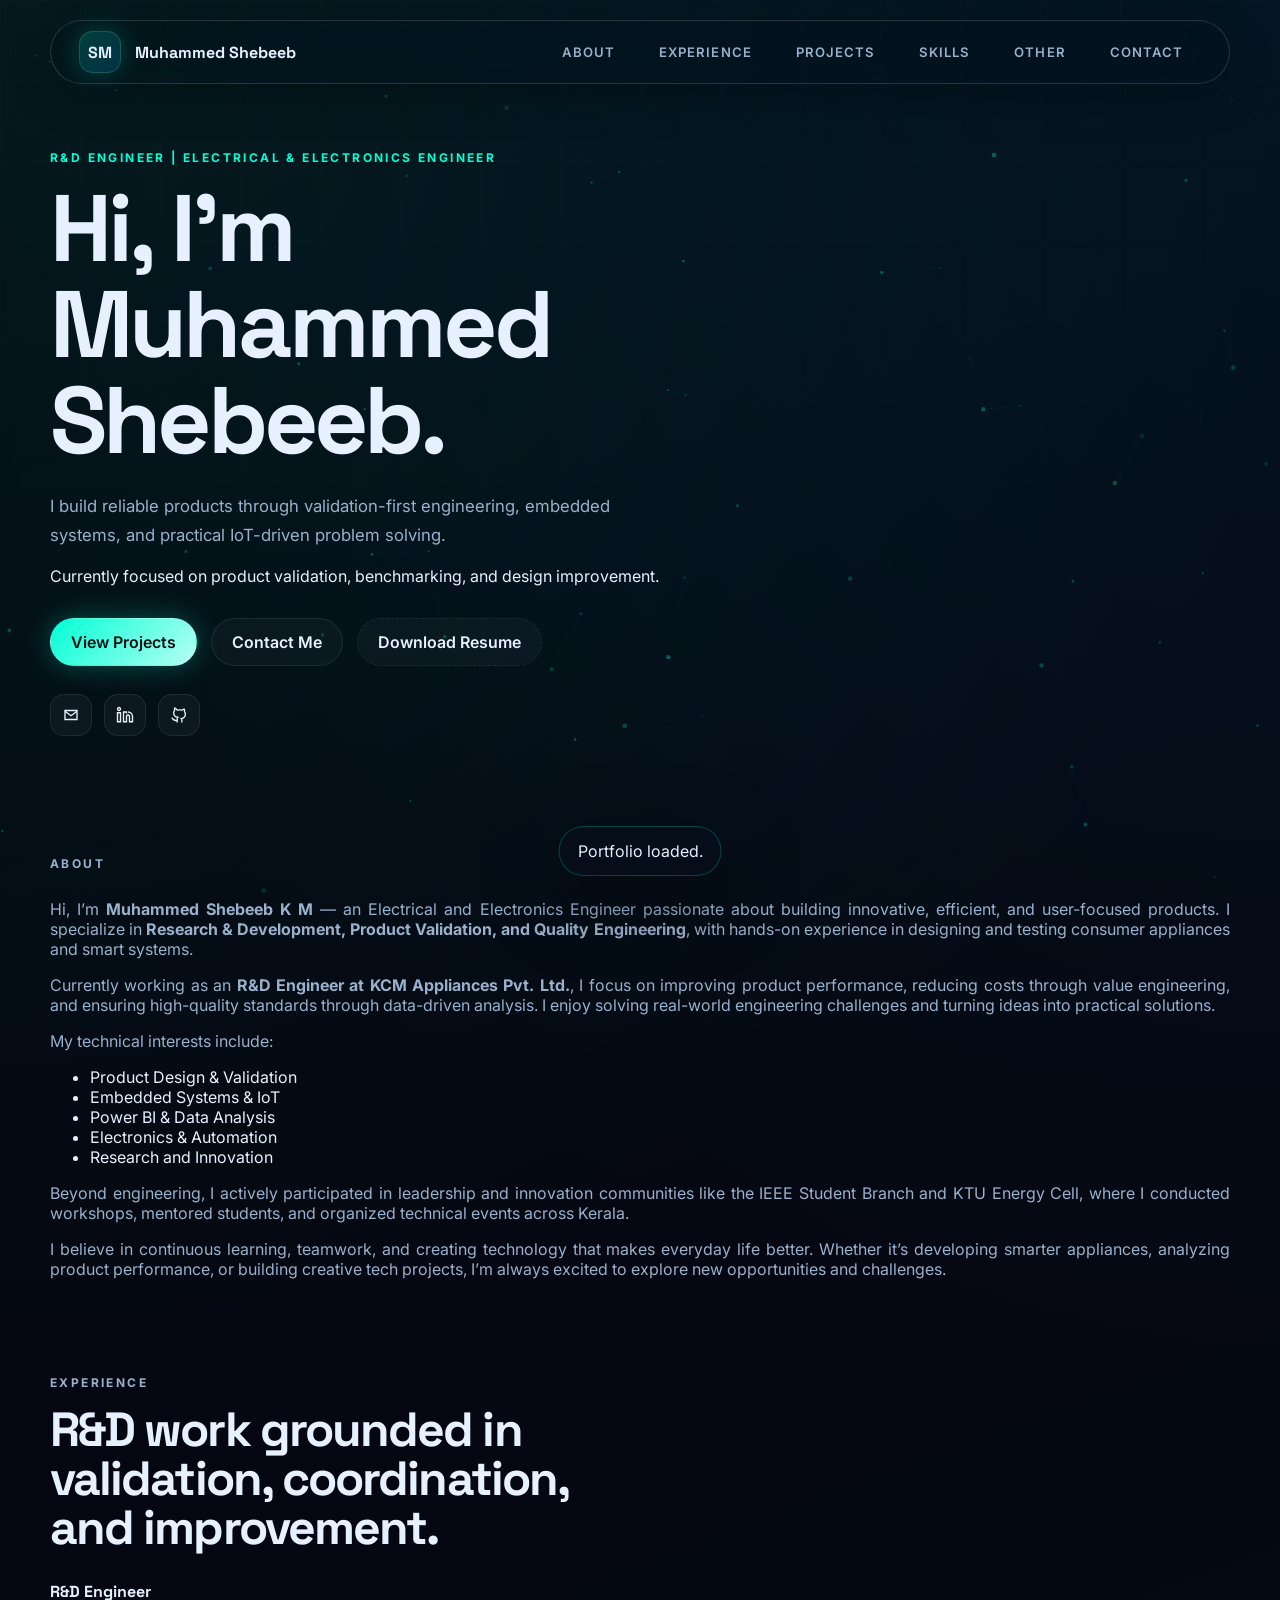
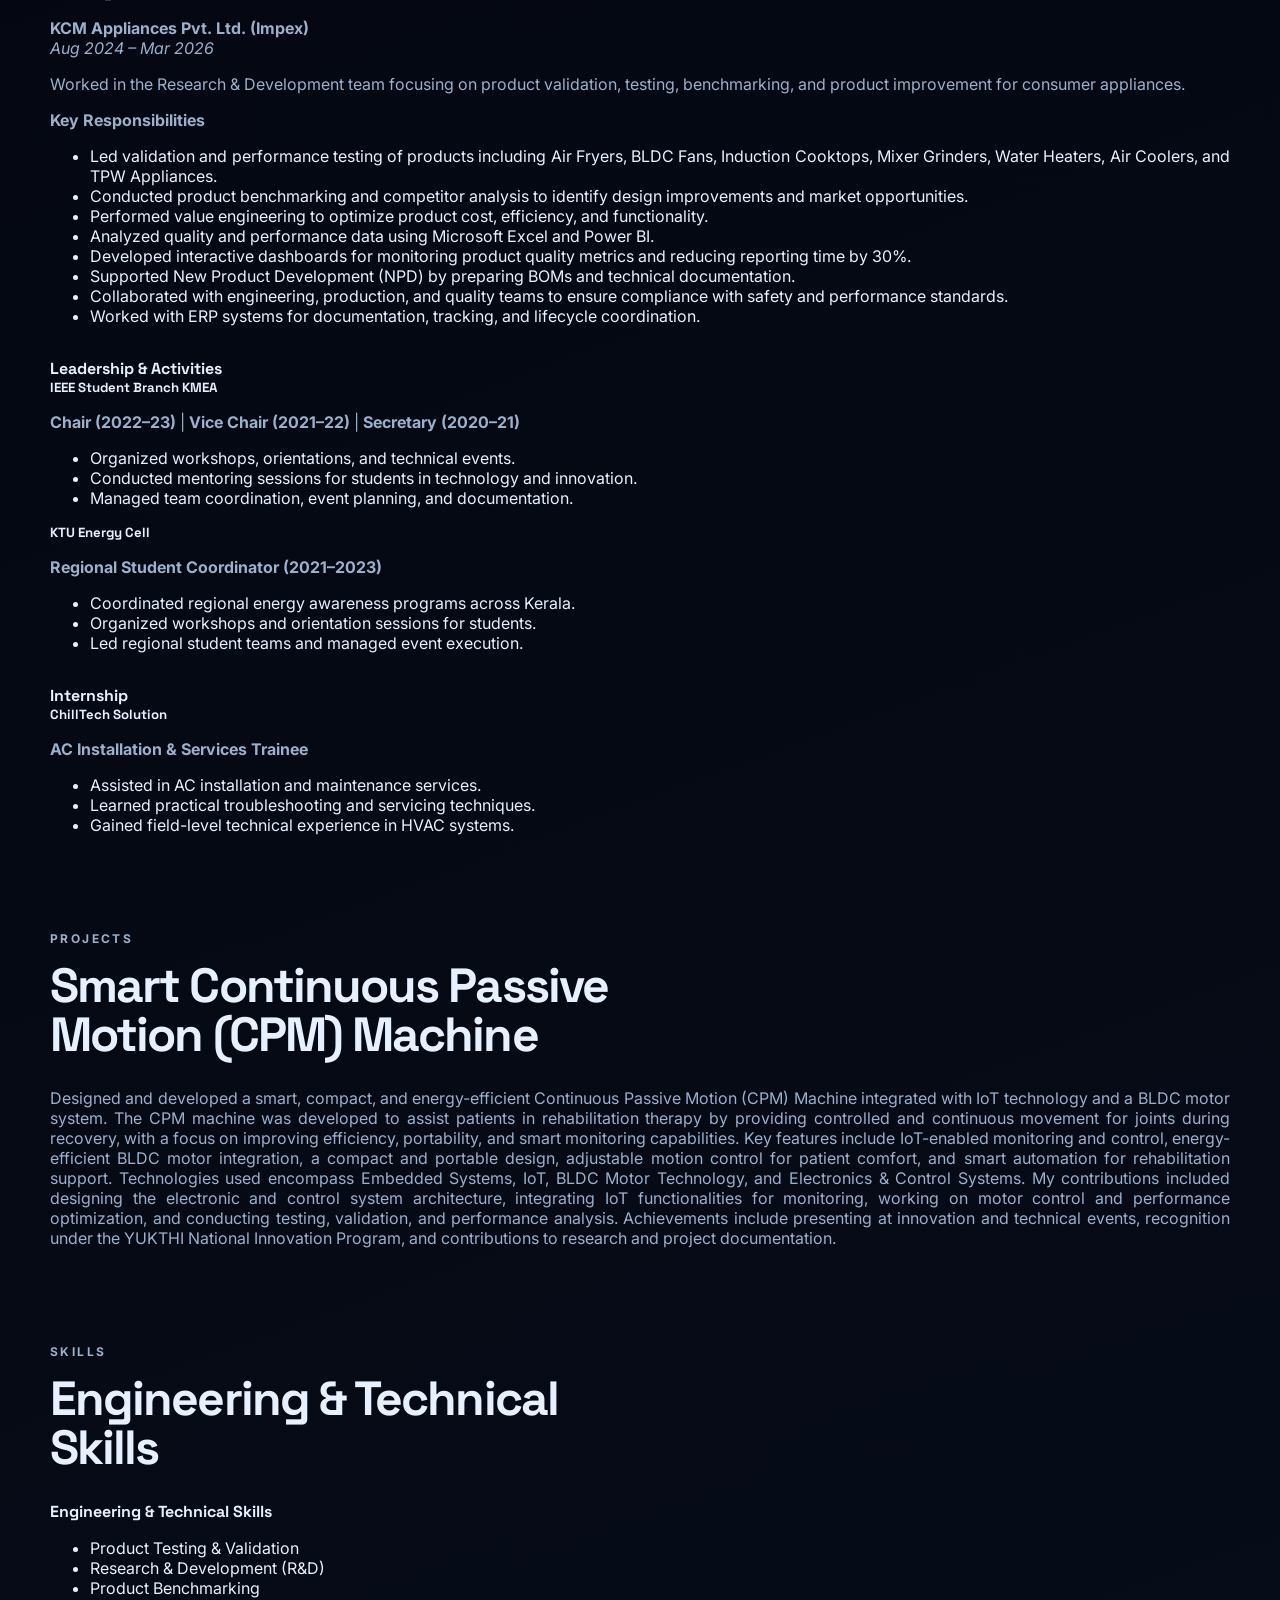
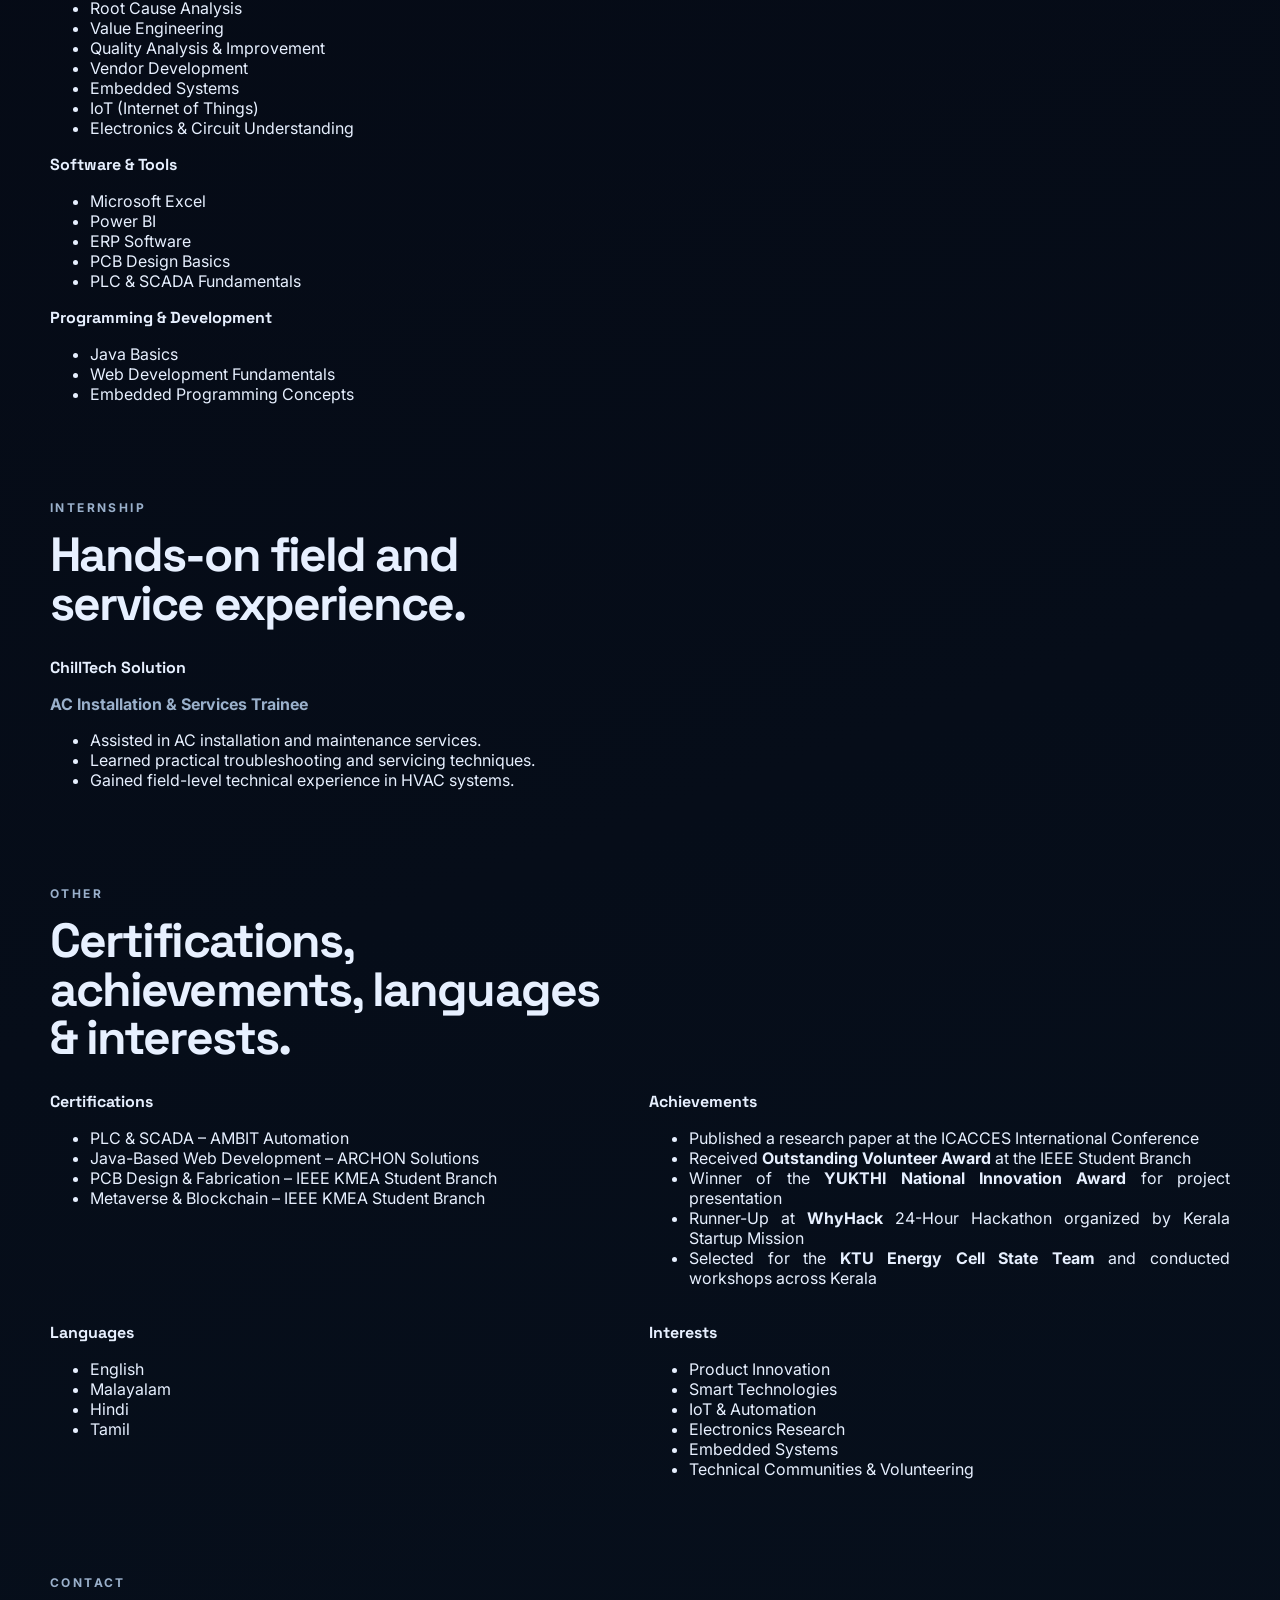
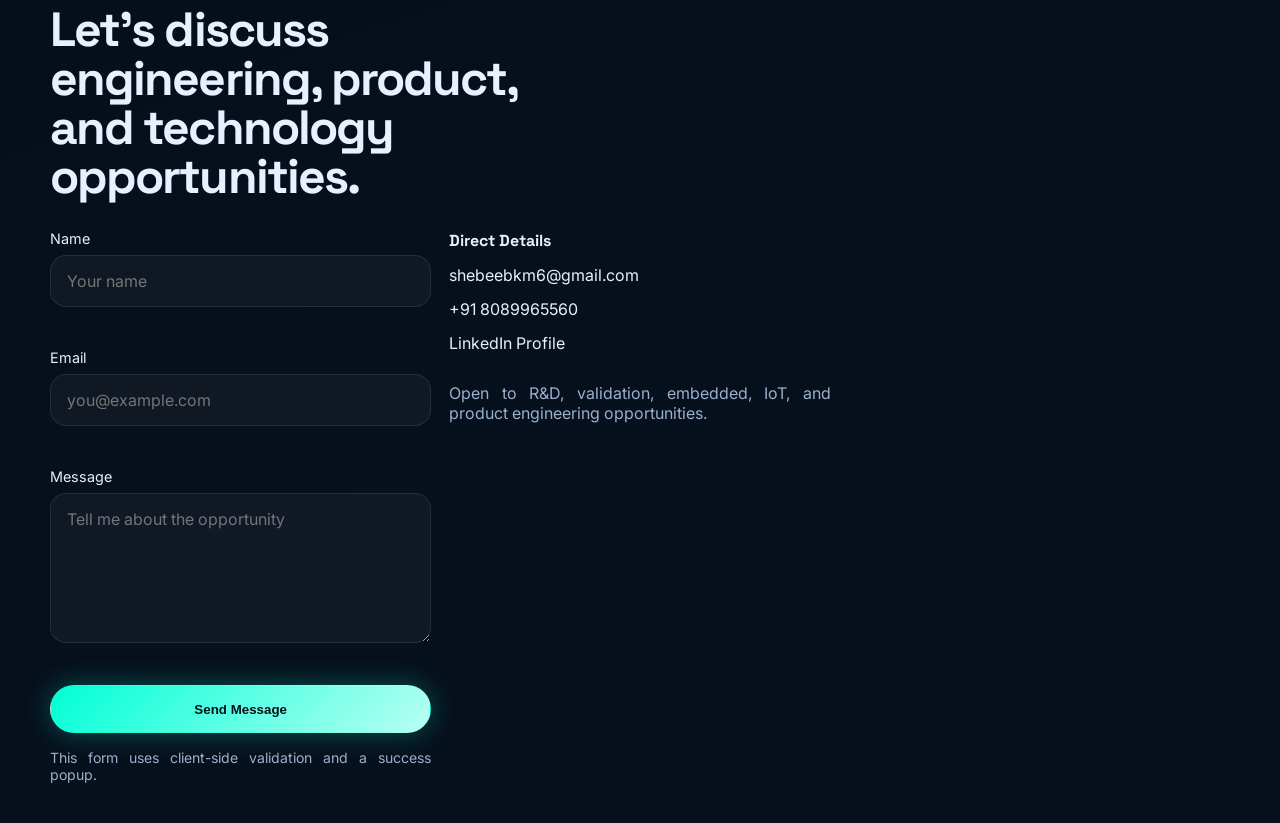
<file: index.html>
<!DOCTYPE html>
<html lang="en">

<head>
  <meta charset="UTF-8" />
  <meta name="viewport" content="width=device-width, initial-scale=1.0" />
  <meta name="description"
    content="Muhammed Shebeeb K M - R&D Engineer | Electrical & Electronics Engineer portfolio" />
  <title>Muhammed Shebeeb K M | R&D Engineer Portfolio</title>
  <link rel="preconnect" href="https://fonts.googleapis.com" />
  <link rel="preconnect" href="https://fonts.gstatic.com" crossorigin />
  <link
    href="https://fonts.googleapis.com/css2?family=Inter:wght@400;500;600;700;800&family=Space+Grotesk:wght@400;500;700&display=swap"
    rel="stylesheet" />
  <link rel="stylesheet" href="style.css" />
</head>

<body>
  <div class="loader" aria-hidden="true">
    <div class="loader__ring"></div>
    <span class="loader__text">Loading portfolio</span>
  </div>

  <div class="scroll-progress" aria-hidden="true"></div>
  <canvas id="particle-canvas" aria-hidden="true"></canvas>

  <header class="header">
    <a class="brand" href="#home" aria-label="Go to home">
      <span class="brand__mark">SM</span>
      <span class="brand__text">Muhammed Shebeeb</span>
    </a>

    <button class="nav-toggle" aria-label="Toggle navigation" aria-expanded="false">
      <span></span>
      <span></span>
      <span></span>
    </button>

    <nav class="nav" aria-label="Primary navigation">
      <a href="#about">About</a>
      <a href="#experience">Experience</a>
      <a href="#projects">Projects</a>
      <a href="#skills">Skills</a>
      <a href="#other">Other</a>
      <a href="#contact">Contact</a>
    </nav>
  </header>

  <main>
    <section class="hero section" id="home">
      <div class="hero__content reveal">
        <p class="eyebrow">R&D Engineer | Electrical & Electronics Engineer</p>
        <h1>Hi, I’m <span>Muhammed Shebeeb.</span></h1>
        <p class="hero__summary">
          I build reliable products through validation-first engineering, embedded systems,
          and practical IoT-driven problem solving.
        </p>

        <p class="hero__note">Currently focused on product validation, benchmarking, and design improvement.</p>

        <div class="hero__actions">
          <a class="btn btn--primary" href="#projects">View Projects</a>
          <a class="btn btn--ghost" href="#contact">Contact Me</a>
          <a class="btn btn--resume" id="resume-download" href="#">Download Resume</a>
        </div>

        <div class="hero__socials" aria-label="Social links">
          <a href="mailto:shebeebkm6@gmail.com" aria-label="Email">
            <svg viewBox="0 0 24 24" fill="none" stroke="currentColor">
              <path d="M4 6h16v12H4z"></path>
              <path d="m4 7 8 6 8-6"></path>
            </svg>
          </a>
          <a href="https://www.linkedin.com" target="_blank" rel="noreferrer" aria-label="LinkedIn">
            <svg viewBox="0 0 24 24" fill="none" stroke="currentColor">
              <path d="M16 8a6 6 0 0 1 6 6v7h-4v-7a2 2 0 0 0-4 0v7h-4V8h4v2"></path>
              <path d="M2 9h4v12H2z"></path>
              <circle cx="4" cy="4" r="2"></circle>
            </svg>
          </a>
          <a href="https://github.com" target="_blank" rel="noreferrer" aria-label="GitHub">
            <svg viewBox="0 0 24 24" fill="none" stroke="currentColor">
              <path
                d="M9 19c-4.8 1.5-4.8-2.5-6.8-3m13.6 6v-3.1a2.7 2.7 0 0 0-.8-2.1c2.7-.3 5.5-1.3 5.5-6a4.7 4.7 0 0 0-1.3-3.3 4.4 4.4 0 0 0-.1-3.2s-1-.3-3.4 1.3a11.7 11.7 0 0 0-6 0C7.3 2.3 6.3 2.6 6.3 2.6a4.4 4.4 0 0 0-.1 3.2A4.7 4.7 0 0 0 4.9 9c0 4.7 2.8 5.7 5.5 6a2.7 2.7 0 0 0-.8 2.1V22">
              </path>
            </svg>
          </a>
        </div>
      </div>
    </section>

    <section class="section about" id="about">
      <div class="section-heading reveal">
        <p class="eyebrow">About</p>
      </div>

      <div class="glass-card reveal">
        <p>
          Hi, I’m <strong>Muhammed Shebeeb K M</strong> — an Electrical and Electronics Engineer passionate about
          building innovative, efficient, and user-focused products. I specialize in <strong>Research &amp; Development,
            Product Validation, and Quality Engineering</strong>, with hands-on experience in designing and testing
          consumer appliances and smart systems.
        </p>

        <p>
          Currently working as an <strong>R&amp;D Engineer at KCM Appliances Pvt. Ltd.</strong>, I focus on improving
          product performance, reducing costs through value engineering, and ensuring high-quality standards through
          data-driven analysis. I enjoy solving real-world engineering challenges and turning ideas into practical
          solutions.
        </p>

        <p>My technical interests include:</p>
        <ul>
          <li>Product Design &amp; Validation</li>
          <li>Embedded Systems &amp; IoT</li>
          <li>Power BI &amp; Data Analysis</li>
          <li>Electronics &amp; Automation</li>
          <li>Research and Innovation</li>
        </ul>

        <p>
          Beyond engineering, I actively participated in leadership and innovation communities like the IEEE Student
          Branch and KTU Energy Cell, where I conducted workshops, mentored students, and organized technical events
          across Kerala.
        </p>

        <p>
          I believe in continuous learning, teamwork, and creating technology that makes everyday life better. Whether
          it’s developing smarter appliances, analyzing product performance, or building creative tech projects, I’m
          always excited to explore new opportunities and challenges.
        </p>
      </div>
    </section>

    <section class="section experience" id="experience">
      <div class="section-heading reveal">
        <p class="eyebrow">Experience</p>
        <h3>R&D work grounded in validation, coordination, and improvement.</h3>
      </div>

      <div class="glass-card reveal">
        <h4>R&D Engineer</h4>
        <p><strong>KCM Appliances Pvt. Ltd. (Impex)</strong><br /><em>Aug 2024 – Mar 2026</em></p>

        <p>Worked in the Research &amp; Development team focusing on product validation, testing, benchmarking, and
          product improvement for consumer appliances.</p>

        <p><strong>Key Responsibilities</strong></p>
        <ul>
          <li>Led validation and performance testing of products including Air Fryers, BLDC Fans, Induction Cooktops,
            Mixer Grinders, Water Heaters, Air Coolers, and TPW Appliances.</li>
          <li>Conducted product benchmarking and competitor analysis to identify design improvements and market
            opportunities.</li>
          <li>Performed value engineering to optimize product cost, efficiency, and functionality.</li>
          <li>Analyzed quality and performance data using Microsoft Excel and Power BI.</li>
          <li>Developed interactive dashboards for monitoring product quality metrics and reducing reporting time by
            30%.</li>
          <li>Supported New Product Development (NPD) by preparing BOMs and technical documentation.</li>
          <li>Collaborated with engineering, production, and quality teams to ensure compliance with safety and
            performance standards.</li>
          <li>Worked with ERP systems for documentation, tracking, and lifecycle coordination.</li>
        </ul>
      </div>

      <div class="glass-card reveal">
        <h4>Leadership &amp; Activities</h4>

        <h5>IEEE Student Branch KMEA</h5>
        <p><strong>Chair (2022–23)</strong> | <strong>Vice Chair (2021–22)</strong> | <strong>Secretary
            (2020–21)</strong></p>
        <ul>
          <li>Organized workshops, orientations, and technical events.</li>
          <li>Conducted mentoring sessions for students in technology and innovation.</li>
          <li>Managed team coordination, event planning, and documentation.</li>
        </ul>

        <h5>KTU Energy Cell</h5>
        <p><strong>Regional Student Coordinator (2021–2023)</strong></p>
        <ul>
          <li>Coordinated regional energy awareness programs across Kerala.</li>
          <li>Organized workshops and orientation sessions for students.</li>
          <li>Led regional student teams and managed event execution.</li>
        </ul>
      </div>

      <div class="glass-card reveal">
        <h4>Internship</h4>
        <h5>ChillTech Solution</h5>
        <p><strong>AC Installation &amp; Services Trainee</strong></p>
        <ul>
          <li>Assisted in AC installation and maintenance services.</li>
          <li>Learned practical troubleshooting and servicing techniques.</li>
          <li>Gained field-level technical experience in HVAC systems.</li>
        </ul>
      </div>
    </section>

    <section class="section projects" id="projects">
      <div class="section-heading reveal">
        <p class="eyebrow">Projects</p>
        <h3>Smart Continuous Passive Motion (CPM) Machine</h3>
      </div>

      <div class="glass-card reveal">
        <p>
          Designed and developed a smart, compact, and energy-efficient Continuous Passive Motion (CPM) Machine
          integrated with IoT technology and a BLDC motor system. The CPM machine was developed to assist patients in
          rehabilitation therapy by providing controlled and continuous movement for joints during recovery, with a
          focus on improving efficiency, portability, and smart monitoring capabilities. Key features include
          IoT-enabled monitoring and control, energy-efficient BLDC motor integration, a compact and portable design,
          adjustable motion control for patient comfort, and smart automation for rehabilitation support. Technologies
          used encompass Embedded Systems, IoT, BLDC Motor Technology, and Electronics &amp; Control Systems. My
          contributions included designing the electronic and control system architecture, integrating IoT
          functionalities for monitoring, working on motor control and performance optimization, and conducting testing,
          validation, and performance analysis. Achievements include presenting at innovation and technical events,
          recognition under the YUKTHI National Innovation Program, and contributions to research and project
          documentation.
        </p>
      </div>
    </section>

    <section class="section skills" id="skills">
      <div class="section-heading reveal">
        <p class="eyebrow">Skills</p>
        <h3>Engineering &amp; Technical Skills</h3>
      </div>

      <div class="glass-card reveal">
        <h4>Engineering &amp; Technical Skills</h4>
        <ul>
          <li>Product Testing &amp; Validation</li>
          <li>Research &amp; Development (R&amp;D)</li>
          <li>Product Benchmarking</li>
          <li>Root Cause Analysis</li>
          <li>Value Engineering</li>
          <li>Quality Analysis &amp; Improvement</li>
          <li>Vendor Development</li>
          <li>Embedded Systems</li>
          <li>IoT (Internet of Things)</li>
          <li>Electronics &amp; Circuit Understanding</li>
        </ul>

        <h4>Software &amp; Tools</h4>
        <ul>
          <li>Microsoft Excel</li>
          <li>Power BI</li>
          <li>ERP Software</li>
          <li>PCB Design Basics</li>
          <li>PLC &amp; SCADA Fundamentals</li>
        </ul>

        <h4>Programming &amp; Development</h4>
        <ul>
          <li>Java Basics</li>
          <li>Web Development Fundamentals</li>
          <li>Embedded Programming Concepts</li>
        </ul>
      </div>
    </section>

    <!-- Leadership section removed -->

    <section class="section internship" id="internship">
      <div class="section-heading reveal">
        <p class="eyebrow">Internship</p>
        <h3>Hands-on field and service experience.</h3>
      </div>

      <div class="glass-card reveal">
        <h4>ChillTech Solution</h4>
        <p><strong>AC Installation &amp; Services Trainee</strong></p>
        <ul>
          <li>Assisted in AC installation and maintenance services.</li>
          <li>Learned practical troubleshooting and servicing techniques.</li>
          <li>Gained field-level technical experience in HVAC systems.</li>
        </ul>
      </div>
    </section>

    <!-- Certifications section removed -->

    <section class="section other" id="other">
      <div class="section-heading reveal">
        <p class="eyebrow">Other</p>
        <h3>Certifications, achievements, languages & interests.</h3>
      </div>

      <div class="card-grid">
        <article class="glass-card reveal">
          <h4>Certifications</h4>
          <ul>
            <li>PLC &amp; SCADA – AMBIT Automation</li>
            <li>Java-Based Web Development – ARCHON Solutions</li>
            <li>PCB Design &amp; Fabrication – IEEE KMEA Student Branch</li>
            <li>Metaverse &amp; Blockchain – IEEE KMEA Student Branch</li>
          </ul>
        </article>

        <article class="glass-card reveal">
          <h4>Achievements</h4>
          <ul>
            <li>Published a research paper at the ICACCES International Conference</li>
            <li>Received <strong>Outstanding Volunteer Award</strong> at the IEEE Student Branch</li>
            <li>Winner of the <strong>YUKTHI National Innovation Award</strong> for project presentation</li>
            <li>Runner-Up at <strong>WhyHack</strong> 24-Hour Hackathon organized by Kerala Startup Mission</li>
            <li>Selected for the <strong>KTU Energy Cell State Team</strong> and conducted workshops across Kerala</li>
          </ul>
        </article>

        <article class="glass-card reveal">
          <h4>Languages</h4>
          <ul>
            <li>English</li>
            <li>Malayalam</li>
            <li>Hindi</li>
            <li>Tamil</li>
          </ul>
        </article>

        <article class="glass-card reveal">
          <h4>Interests</h4>
          <ul>
            <li>Product Innovation</li>
            <li>Smart Technologies</li>
            <li>IoT &amp; Automation</li>
            <li>Electronics Research</li>
            <li>Embedded Systems</li>
            <li>Technical Communities &amp; Volunteering</li>
          </ul>
        </article>
      </div>
    </section>

    <section class="section contact" id="contact">
      <div class="section-heading reveal">
        <p class="eyebrow">Contact</p>
        <h3>Let’s discuss engineering, product, and technology opportunities.</h3>
      </div>

      <div class="contact__grid">
        <form class="contact-form glass-card reveal" id="contact-form" novalidate>
          <div class="field">
            <label for="name">Name</label>
            <input id="name" name="name" type="text" placeholder="Your name" />
            <span class="error" data-error-for="name"></span>
          </div>
          <div class="field">
            <label for="email">Email</label>
            <input id="email" name="email" type="email" placeholder="you@example.com" />
            <span class="error" data-error-for="email"></span>
          </div>
          <div class="field">
            <label for="message">Message</label>
            <textarea id="message" name="message" rows="5" placeholder="Tell me about the opportunity"></textarea>
            <span class="error" data-error-for="message"></span>
          </div>
          <button class="btn btn--primary" type="submit">Send Message</button>
          <p class="form-note">This form uses client-side validation and a success popup.</p>
        </form>

        <aside class="contact-card glass-card reveal">
          <h4>Direct Details</h4>
          <a href="mailto:shebeebkm6@gmail.com">shebeebkm6@gmail.com</a>
          <a href="tel:+918089965560">+91 8089965560</a>
          <a href="https://www.linkedin.com" target="_blank" rel="noreferrer">LinkedIn Profile</a>
          <p>
            Open to R&D, validation, embedded, IoT, and product engineering opportunities.
          </p>
        </aside>
      </div>
    </section>
  </main>

  <button class="back-to-top" aria-label="Back to top">↑</button>

  <div class="toast" role="status" aria-live="polite"></div>

  <script src="script.js"></script>
</body>

</html>
</file>
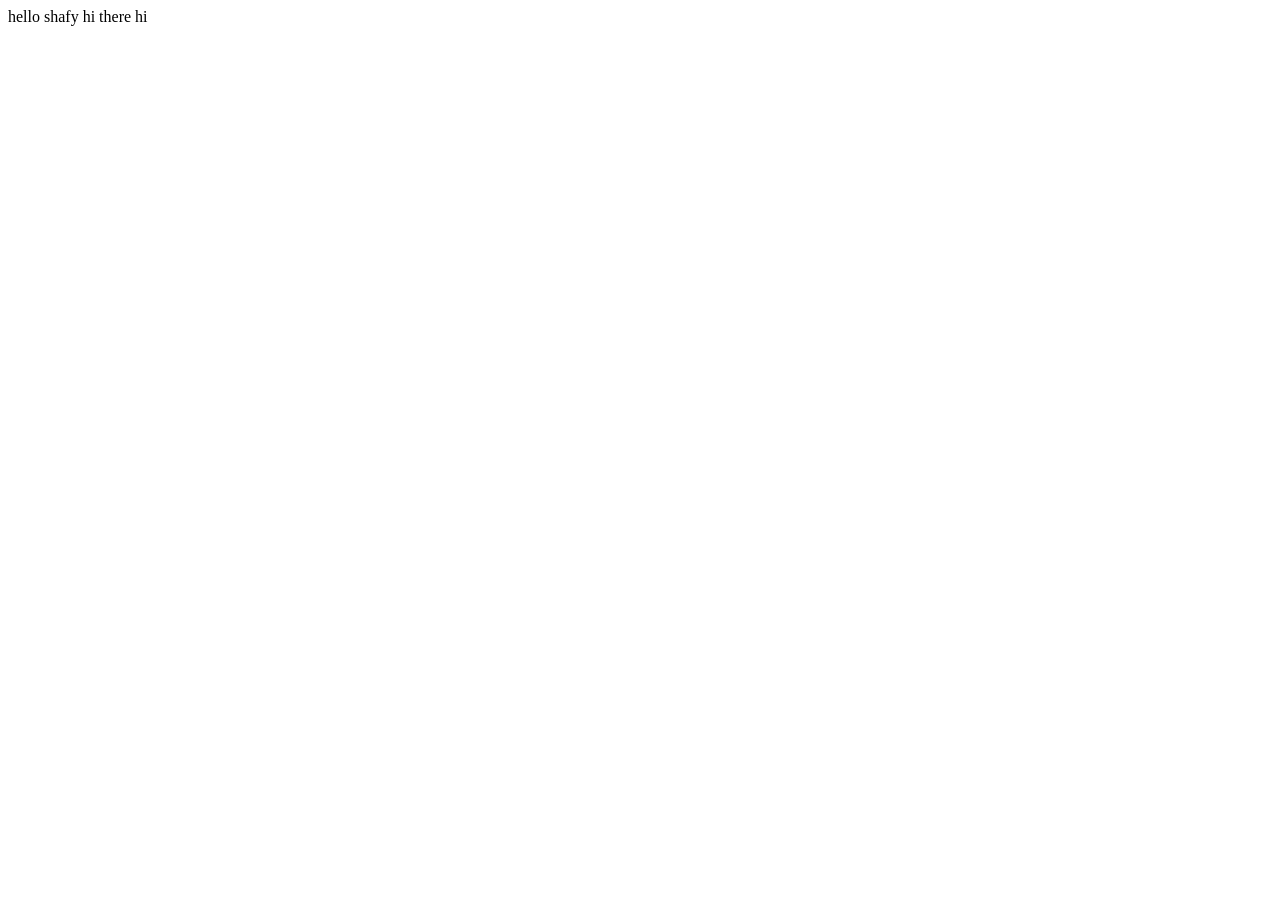
<file: shafy.html>
<!DOCTYPE html>
<html lang="en">
<head>
    <meta charset="UTF-8">
    <meta name="viewport" content="width=device-width, initial-scale=1.0">
    <title>Document</title>
</head>
<body>
    hello shafy 
    hi there 
hi
</body>
</html>
</file>
<file: style.css>
:root {
  --bg: #050814;
  --bg-alt: #07111f;
  --surface: rgba(11, 18, 34, 0.72);
  --surface-strong: rgba(13, 24, 44, 0.9);
  --border: rgba(141, 255, 229, 0.16);
  --text: #e7f0ff;
  --muted: #9ab0cb;
  --accent: #00ffd5;
  --accent-2: #00b7ff;
  --accent-soft: rgba(0, 255, 213, 0.14);
  --shadow: 0 24px 80px rgba(0, 0, 0, 0.45);
  --radius: 22px;
  --header-h: 84px;
}

* {
  box-sizing: border-box;
}

html {
  scroll-behavior: smooth;
}

body {
  margin: 0;
  min-height: 100vh;
  font-family: "Inter", sans-serif;
  color: var(--text);
  background:
    radial-gradient(circle at top left, rgba(0, 255, 213, 0.08), transparent 24%),
    radial-gradient(circle at top right, rgba(0, 183, 255, 0.08), transparent 24%),
    linear-gradient(160deg, #03050d 0%, #050914 40%, #07111e 100%);
  overflow-x: hidden;
}

body::before {
  content: "";
  position: fixed;
  inset: 0;
  background-image: linear-gradient(rgba(255, 255, 255, 0.025) 1px, transparent 1px),
    linear-gradient(90deg, rgba(255, 255, 255, 0.025) 1px, transparent 1px);
  background-size: 80px 80px;
  mask-image: linear-gradient(to bottom, rgba(0, 0, 0, 0.7), transparent 85%);
  pointer-events: none;
  z-index: 0;
}

main {
  position: relative;
  z-index: 1;
}

#particle-canvas {
  position: fixed;
  inset: 0;
  width: 100%;
  height: 100%;
  pointer-events: none;
  opacity: 0.55;
  z-index: 0;
}



.scroll-progress {
  position: fixed;
  top: 0;
  left: 0;
  width: 0;
  height: 3px;
  background: linear-gradient(90deg, var(--accent), var(--accent-2));
  box-shadow: 0 0 20px rgba(0, 255, 213, 0.8);
  z-index: 101;
}

.loader {
  position: fixed;
  inset: 0;
  display: grid;
  place-items: center;
  gap: 14px;
  background: radial-gradient(circle at center, rgba(7, 17, 31, 0.96), rgba(3, 5, 13, 0.99));
  transition: opacity 0.45s ease, visibility 0.45s ease;
  z-index: 1000;
}

.loader.is-hidden {
  opacity: 0;
  visibility: hidden;
  pointer-events: none;
}

.loader__ring {
  width: 68px;
  height: 68px;
  border-radius: 50%;
  border: 3px solid rgba(255, 255, 255, 0.08);
  border-top-color: var(--accent);
  border-right-color: var(--accent-2);
  animation: spin 1s linear infinite;
}

.loader__text {
  font-family: "Space Grotesk", sans-serif;
  letter-spacing: 0.14em;
  text-transform: uppercase;
  font-size: 0.76rem;
  color: var(--muted);
}

.header {
  position: fixed;
  top: 20px;
  left: 50%;
  transform: translateX(-50%);
  width: min(calc(100% - 40px), 1180px);
  display: flex;
  align-items: center;
  justify-content: space-between;
  height: 64px;
  padding: 0 28px;
  backdrop-filter: blur(20px);
  background: rgba(5, 8, 20, 0.15);
  border: 1px solid rgba(255, 255, 255, 0.15);
  border-radius: 999px;
  z-index: 100;
  box-shadow: 0 12px 40px rgba(0, 0, 0, 0.25);
  transition: all 0.3s ease;
}

.brand {
  display: inline-flex;
  align-items: center;
  gap: 14px;
  color: var(--text);
  text-decoration: none;
  font-family: "Space Grotesk", sans-serif;
  font-weight: 700;
}

.brand__mark {
  display: grid;
  place-items: center;
  width: 42px;
  height: 42px;
  border-radius: 14px;
  background: linear-gradient(135deg, rgba(0, 255, 213, 0.18), rgba(0, 183, 255, 0.18));
  border: 1px solid var(--border);
  box-shadow: 0 0 24px rgba(0, 255, 213, 0.22);
}

.brand__text {
  font-size: 1rem;
}

.nav {
  display: flex;
  align-items: center;
  gap: 0.5rem;
}

.nav a {
  color: var(--muted);
  text-decoration: none;
  font-size: 0.82rem;
  font-weight: 600;
  text-transform: uppercase;
  letter-spacing: 0.08em;
  padding: 8px 18px;
  border-radius: 999px;
  transition: color 0.25s ease, background-color 0.25s ease, text-shadow 0.25s ease;
}

.nav a:hover {
  color: var(--text);
  background-color: rgba(255, 255, 255, 0.05);
}

.nav a.active {
  color: var(--text);
  background-color: rgba(255, 255, 255, 0.12);
  box-shadow: inset 0 1px 0 rgba(255, 255, 255, 0.1), 0 2px 8px rgba(0, 0, 0, 0.2);
  text-shadow: 0 0 10px rgba(0, 255, 213, 0.35);
}

.nav-toggle {
  display: none;
  width: 48px;
  height: 48px;
  padding: 0;
  border: 1px solid var(--border);
  border-radius: 14px;
  background: var(--surface);
  backdrop-filter: blur(16px);
  cursor: pointer;
  transition: border-color 0.25s ease, background 0.25s ease;
}

.nav-toggle:hover {
  border-color: var(--accent);
  background: var(--surface-strong);
}

.nav-toggle span {
  display: block;
  width: 20px;
  height: 2px;
  margin: 5px auto;
  background: var(--text);
  border-radius: 999px;
  transition: transform 0.3s cubic-bezier(0.4, 0, 0.2, 1), opacity 0.3s cubic-bezier(0.4, 0, 0.2, 1);
}

.section {
  width: min(1180px, calc(100% - 40px));
  margin: 0 auto;
  padding: 40px 0;
  scroll-margin-top: var(--header-h);
}

.hero {
  min-height: calc(100vh - var(--header-h));
  display: grid;
  grid-template-columns: 1.1fr 0.9fr;
  align-items: center;
  gap: 40px;
  padding-top: 110px;
  position: relative;
}

.hero::after {
  content: "";
  position: absolute;
  inset: 120px auto auto 50%;
  width: 420px;
  height: 420px;
  display: none;
  z-index: -1;
  pointer-events: none;
}

.hero__content h1,
.section-heading h3 {
  margin: 0;
  font-family: "Space Grotesk", sans-serif;
  letter-spacing: -0.04em;
  line-height: 1.02;
}

.hero__content h1 {
  font-size: clamp(3rem, 8vw, 5.9rem);
  max-width: 11ch;
}

.hero__content h1 span {
  color: var(--text);
  background: none;
}

.typing-wrap {
  margin: 18px 0 0;
  font-size: clamp(1.3rem, 3vw, 2rem);
  color: var(--muted);
  min-height: 2.2em;
}

.typing-cursor {
  color: var(--accent);
  animation: blink 0.8s infinite;
}

.eyebrow {
  margin: 0 0 16px;
  color: var(--accent);
  text-transform: uppercase;
  letter-spacing: 0.2em;
  font-size: 0.75rem;
  font-weight: 700;
}

.hero__summary,
.section-heading p,
.glass-card p,
.contact-card p,
.timeline__content li,
.form-note,
.error,
.stat-card span:last-child {
  color: var(--muted);
}

.hero__summary {
  max-width: 58ch;
  font-size: 1.05rem;
  line-height: 1.75;
  margin: 22px 0 0;
}

.hero__actions {
  display: flex;
  flex-wrap: wrap;
  gap: 14px;
  margin-top: 32px;
}

.btn,
.project-card__actions a {
  display: inline-flex;
  align-items: center;
  justify-content: center;
  min-height: 48px;
  padding: 0 20px;
  border-radius: 999px;
  border: 1px solid transparent;
  text-decoration: none;
  font-weight: 600;
  transition: transform 0.25s ease, box-shadow 0.25s ease, border-color 0.25s ease, background 0.25s ease;
}

.btn:hover,
.project-card__actions a:hover {
  transform: translateY(-2px);
}

.btn--primary {
  color: #021217;
  background: linear-gradient(135deg, var(--accent), #b8fff3);
  box-shadow: 0 0 28px rgba(0, 255, 213, 0.28);
}

.btn--ghost,
.btn--resume,
.project-card__actions a {
  color: var(--text);
  background: rgba(255, 255, 255, 0.03);
  border-color: rgba(255, 255, 255, 0.08);
}

.btn--resume {
  border-style: dashed;
}

.hero__socials {
  display: flex;
  gap: 12px;
  margin-top: 28px;
}

.hero__socials a {
  display: inline-grid;
  place-items: center;
  width: 42px;
  height: 42px;
  border-radius: 14px;
  color: var(--text);
  background: rgba(255, 255, 255, 0.04);
  border: 1px solid rgba(255, 255, 255, 0.08);
  transition: transform 0.25s ease, box-shadow 0.25s ease, color 0.25s ease;
}

.hero__socials a:hover {
  color: var(--accent);
  transform: translateY(-3px);
  box-shadow: 0 0 22px rgba(0, 255, 213, 0.22);
}

.hero__socials svg {
  width: 18px;
  height: 18px;
  stroke-width: 1.8;
}

.glow-card {
  background: var(--surface);
  border: 1px solid var(--border);
  border-radius: var(--radius);
  backdrop-filter: blur(20px);
  box-shadow: var(--shadow);
}

.glass-card {
  background: transparent;
  border: none;
  border-radius: 0;
  backdrop-filter: none;
  box-shadow: none;
  padding: 0;
  text-align: justify;
}

.experience .glass-card {
  margin-bottom: 32px;
}

.experience .glass-card:last-child {
  margin-bottom: 0;
}

.glass-card h4,
.glass-card h5,
.project-card h4,
.contact-card h4,
.section-heading h3,
.timeline__content h4 {
  margin: 0;
  font-family: "Space Grotesk", sans-serif;
  text-align: left;
}

.hero__panel .glass-card {
  padding: 30px;
  position: relative;
  overflow: hidden;
}

.hero__panel .glass-card::before {
  content: "";
  position: absolute;
  inset: 0;
  background: linear-gradient(135deg, rgba(0, 255, 213, 0.08), transparent 45%, rgba(0, 183, 255, 0.08));
  pointer-events: none;
}

.hero-metrics {
  display: grid;
  gap: 16px;
  grid-template-columns: repeat(3, minmax(0, 1fr));
  position: relative;
  z-index: 1;
}

.hero-metrics span {
  display: block;
  color: var(--muted);
  font-size: 0.82rem;
}

.hero-metrics strong {
  display: block;
  margin-top: 5px;
  font-size: 0.98rem;
}

.hero-radar {
  position: relative;
  width: min(100%, 420px);
  aspect-ratio: 1;
  margin: 36px auto 24px;
  border-radius: 50%;
  display: grid;
  place-items: center;
}

.hero-radar__ring,
.hero-radar__core {
  position: absolute;
  border-radius: 50%;
}

.hero-radar__ring {
  border: 1px solid rgba(0, 255, 213, 0.22);
  animation: pulse 4s ease-in-out infinite;
}

.hero-radar__ring--1 {
  width: 82%;
  height: 82%;
}

.hero-radar__ring--2 {
  width: 56%;
  height: 56%;
  animation-delay: 0.8s;
}

.hero-radar__ring--3 {
  width: 30%;
  height: 30%;
  animation-delay: 1.4s;
}

.hero-radar__core {
  width: 18px;
  height: 18px;
  background: var(--accent);
  box-shadow: 0 0 34px rgba(0, 255, 213, 0.8);
}

.hero-chip-row {
  display: flex;
  flex-wrap: wrap;
  gap: 10px;
  position: relative;
  z-index: 1;
}

.hero-chip-row span,
.tags span {
  padding: 10px 14px;
  border-radius: 999px;
  background: rgba(255, 255, 255, 0.05);
  border: 1px solid rgba(255, 255, 255, 0.08);
  color: var(--text);
  font-size: 0.84rem;
}

.scroll-indicator {
  position: absolute;
  left: 50%;
  bottom: 22px;
  transform: translateX(-50%);
  width: 28px;
  height: 48px;
  border: 1px solid rgba(255, 255, 255, 0.2);
  border-radius: 999px;
}

.scroll-indicator span {
  position: absolute;
  left: 50%;
  top: 8px;
  width: 4px;
  height: 10px;
  border-radius: 999px;
  background: var(--accent);
  transform: translateX(-50%);
  animation: scroll-dot 1.6s ease-in-out infinite;
}

.section-heading {
  margin-bottom: 28px;
}

.section-heading h3 {
  font-size: clamp(1.9rem, 4vw, 3rem);
  max-width: 18ch;
}

.about__grid,
.skills__grid,
.contact__grid {
  display: grid;
  gap: 18px;
  grid-template-columns: repeat(3, minmax(0, 1fr));
}

.stats,
.card-grid {
  display: grid;
  gap: 18px;
  margin-top: 18px;
}

.stats {
  grid-template-columns: repeat(4, minmax(0, 1fr));
}

.stat-card {
  padding: 24px;
  border-radius: var(--radius);
  background: linear-gradient(180deg, rgba(12, 22, 38, 0.92), rgba(8, 16, 30, 0.86));
  border: 1px solid rgba(255, 255, 255, 0.08);
  text-align: center;
}

.stat-number {
  display: block;
  font-family: "Space Grotesk", sans-serif;
  font-size: clamp(2rem, 6vw, 3.2rem);
  font-weight: 700;
  color: var(--accent);
}

.timeline {
  position: relative;
  padding-left: 24px;
}

.timeline::before {
  content: "";
  position: absolute;
  left: 7px;
  top: 0;
  bottom: 0;
  width: 2px;
  background: linear-gradient(180deg, rgba(0, 255, 213, 0.2), rgba(0, 183, 255, 0.6), rgba(0, 255, 213, 0.2));
}

.timeline__item {
  position: relative;
}

.timeline__marker {
  position: absolute;
  left: -2px;
  top: 24px;
  width: 18px;
  height: 18px;
  border-radius: 50%;
  border: 3px solid rgba(0, 255, 213, 0.35);
  background: var(--accent);
  box-shadow: 0 0 18px rgba(0, 255, 213, 0.55);
}

.timeline__content ul {
  margin: 14px 0 0;
  padding-left: 18px;
  display: grid;
  gap: 8px;
}

.timeline__top {
  display: flex;
  justify-content: space-between;
  gap: 16px;
  align-items: start;
}

.timeline__top span {
  color: var(--accent);
  font-size: 0.92rem;
  white-space: nowrap;
}

.project-card {
  display: grid;
  grid-template-columns: 1.05fr 0.95fr;
  overflow: hidden;
  padding: 0;
}

.project-card__image img {
  width: 100%;
  height: 100%;
  object-fit: cover;
  display: block;
}

.project-card__content {
  padding: 30px;
  display: grid;
  align-content: center;
  gap: 16px;
}

.project-card__actions {
  display: flex;
  flex-wrap: wrap;
  gap: 12px;
}

.project-card__actions a {
  min-width: 110px;
}

.tags {
  display: flex;
  flex-wrap: wrap;
  gap: 10px;
}

.skill-list {
  display: grid;
  gap: 16px;
  margin-top: 18px;
}

.skill-list span {
  display: block;
  margin-bottom: 8px;
  font-size: 0.95rem;
}

.bar {
  height: 10px;
  border-radius: 999px;
  background: rgba(255, 255, 255, 0.06);
  overflow: hidden;
}

.bar span {
  display: block;
  height: 100%;
  border-radius: inherit;
  background: linear-gradient(90deg, var(--accent), var(--accent-2));
  box-shadow: 0 0 18px rgba(0, 255, 213, 0.3);
}

.card-grid {
  grid-template-columns: repeat(2, minmax(0, 1fr));
}

.card-grid--four {
  grid-template-columns: repeat(4, minmax(0, 1fr));
}

.highlight {
  display: inline-flex;
  margin-top: 14px;
  color: var(--accent);
  font-size: 0.92rem;
}

.glow-card {
  padding: 24px;
  min-height: 180px;
  display: grid;
  align-items: end;
  overflow: hidden;
  position: relative;
}

.glow-card::before {
  content: "";
  position: absolute;
  inset: auto -20% -20% auto;
  width: 180px;
  height: 180px;
  border-radius: 50%;
  background: radial-gradient(circle, rgba(0, 255, 213, 0.25), transparent 65%);
}

.contact-form {
  display: grid;
  gap: 16px;
}

.field {
  display: grid;
  gap: 8px;
}

label {
  font-size: 0.9rem;
  color: var(--text);
}

input,
textarea {
  width: 100%;
  padding: 15px 16px;
  border: 1px solid rgba(255, 255, 255, 0.09);
  border-radius: 16px;
  background: rgba(255, 255, 255, 0.04);
  color: var(--text);
  outline: none;
  font: inherit;
  transition: border-color 0.25s ease, box-shadow 0.25s ease, transform 0.25s ease;
}

input:focus,
textarea:focus {
  border-color: rgba(0, 255, 213, 0.55);
  box-shadow: 0 0 0 4px rgba(0, 255, 213, 0.08);
}

textarea {
  resize: vertical;
  min-height: 150px;
}

.error {
  min-height: 18px;
  font-size: 0.82rem;
}

.form-note {
  margin: 0;
  font-size: 0.88rem;
}

.contact-card {
  display: grid;
  gap: 14px;
  align-content: start;
}

.contact-card a {
  color: var(--text);
  text-decoration: none;
}

.contact-card a:hover {
  color: var(--accent);
}

.back-to-top {
  position: fixed;
  right: 20px;
  bottom: 20px;
  width: 48px;
  height: 48px;
  border: 1px solid rgba(255, 255, 255, 0.1);
  border-radius: 50%;
  background: rgba(7, 14, 26, 0.8);
  backdrop-filter: blur(16px);
  color: var(--text);
  font-size: 1.1rem;
  box-shadow: var(--shadow);
  cursor: pointer;
  opacity: 0;
  transform: translateY(20px);
  pointer-events: none;
  transition: opacity 0.25s ease, transform 0.25s ease, box-shadow 0.25s ease;
  z-index: 99;
}

.back-to-top.is-visible {
  opacity: 1;
  transform: translateY(0);
  pointer-events: auto;
}

.back-to-top:hover {
  box-shadow: 0 0 22px rgba(0, 255, 213, 0.3);
}

.toast {
  position: fixed;
  left: 50%;
  bottom: 24px;
  transform: translateX(-50%) translateY(20px);
  padding: 14px 18px;
  border-radius: 999px;
  background: rgba(6, 14, 26, 0.92);
  border: 1px solid rgba(0, 255, 213, 0.24);
  color: var(--text);
  box-shadow: var(--shadow);
  opacity: 0;
  transition: opacity 0.25s ease, transform 0.25s ease;
  z-index: 999;
}

.toast.is-visible {
  opacity: 1;
  transform: translateX(-50%) translateY(0);
}

.reveal {
  opacity: 0;
  transform: translateY(28px);
  transition: opacity 0.8s ease, transform 0.8s ease;
}

.reveal.is-visible {
  opacity: 1;
  transform: translateY(0);
}

@keyframes spin {
  to {
    transform: rotate(360deg);
  }
}

@keyframes blink {
  50% {
    opacity: 0;
  }
}

@keyframes pulse {

  0%,
  100% {
    transform: scale(0.94);
    opacity: 0.3;
  }

  50% {
    transform: scale(1.02);
    opacity: 0.65;
  }
}

@keyframes scroll-dot {
  0% {
    transform: translate(-50%, 0);
    opacity: 0.4;
  }

  50% {
    transform: translate(-50%, 18px);
    opacity: 1;
  }

  100% {
    transform: translate(-50%, 0);
    opacity: 0.4;
  }
}

@media (max-width: 1100px) {

  .hero,
  .project-card,
  .about__grid,
  .skills__grid,
  .contact__grid,
  .stats,
  .card-grid,
  .card-grid--four {
    grid-template-columns: 1fr 1fr;
  }

  .hero {
    grid-template-columns: 1fr;
    padding-top: 100px;
  }

  .hero__panel {
    max-width: 680px;
  }
}

@media (max-width: 860px) {
  :root {
    --header-h: 74px;
  }

  .header {
    top: 16px;
    height: 58px;
    padding: 0 20px;
    width: min(calc(100% - 32px), 1180px);
  }

  .nav-toggle {
    display: inline-block;
  }

  .nav-toggle[aria-expanded="true"] span:nth-child(1) {
    transform: translateY(7px) rotate(45deg);
  }

  .nav-toggle[aria-expanded="true"] span:nth-child(2) {
    opacity: 0;
  }

  .nav-toggle[aria-expanded="true"] span:nth-child(3) {
    transform: translateY(-7px) rotate(-45deg);
  }

  .nav {
    position: absolute;
    top: calc(100% + 10px);
    right: 0;
    left: 0;
    display: grid;
    gap: 4px;
    padding: 12px;
    border-radius: 20px;
    background: rgba(5, 8, 20, 0.95);
    border: 1px solid rgba(255, 255, 255, 0.08);
    box-shadow: var(--shadow);
    transform: translateY(-12px);
    opacity: 0;
    pointer-events: none;
    transition: opacity 0.25s ease, transform 0.25s ease;
  }

  .nav.is-open {
    opacity: 1;
    transform: translateY(0);
    pointer-events: auto;
  }

  .nav a {
    padding: 12px 16px;
    border-radius: 14px;
  }

  .about__grid,
  .skills__grid,
  .contact__grid,
  .stats,
  .card-grid,
  .card-grid--four,
  .project-card,
  .hero-metrics {
    grid-template-columns: 1fr;
  }

  .timeline__top {
    flex-direction: column;
  }

  .hero__content h1 {
    max-width: 100%;
  }
}

@media (max-width: 640px) {
  .section {
    width: min(100% - 24px, 1180px);
    padding: 30px 0;
  }

  .hero {
    padding-top: 90px;
  }

  .header {
    padding: 0 16px;
    width: min(calc(100% - 24px), 1180px);
  }

  .brand__text {
    display: none;
  }

  .hero__actions,
  .project-card__actions,
  .hero__socials,
  .tags,
  .hero-chip-row {
    gap: 10px;
  }

  .hero__actions .btn,
  .project-card__actions a {
    width: 100%;
  }

  .glow-card {
    padding: 20px;
  }

  .hero-radar {
    margin-top: 24px;
  }

  .back-to-top {
    right: 14px;
    bottom: 14px;
  }
}
</file>
